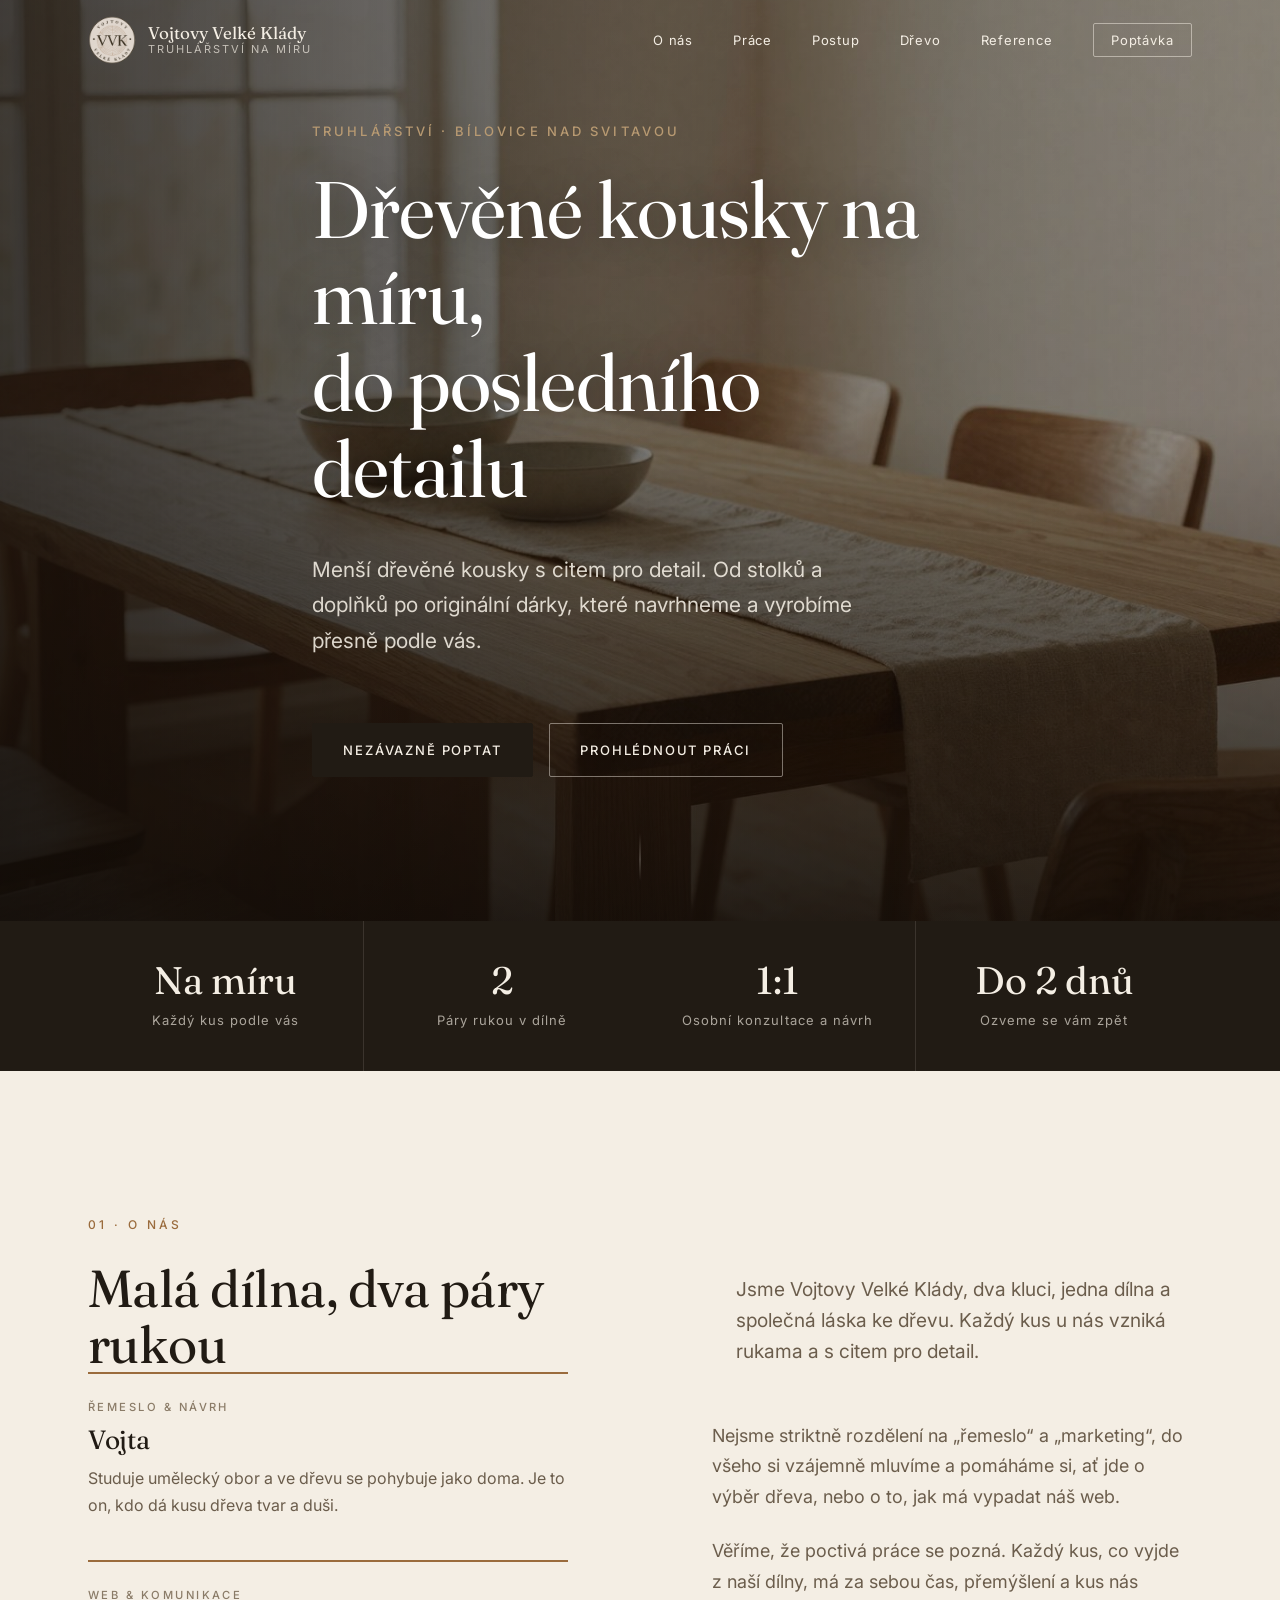
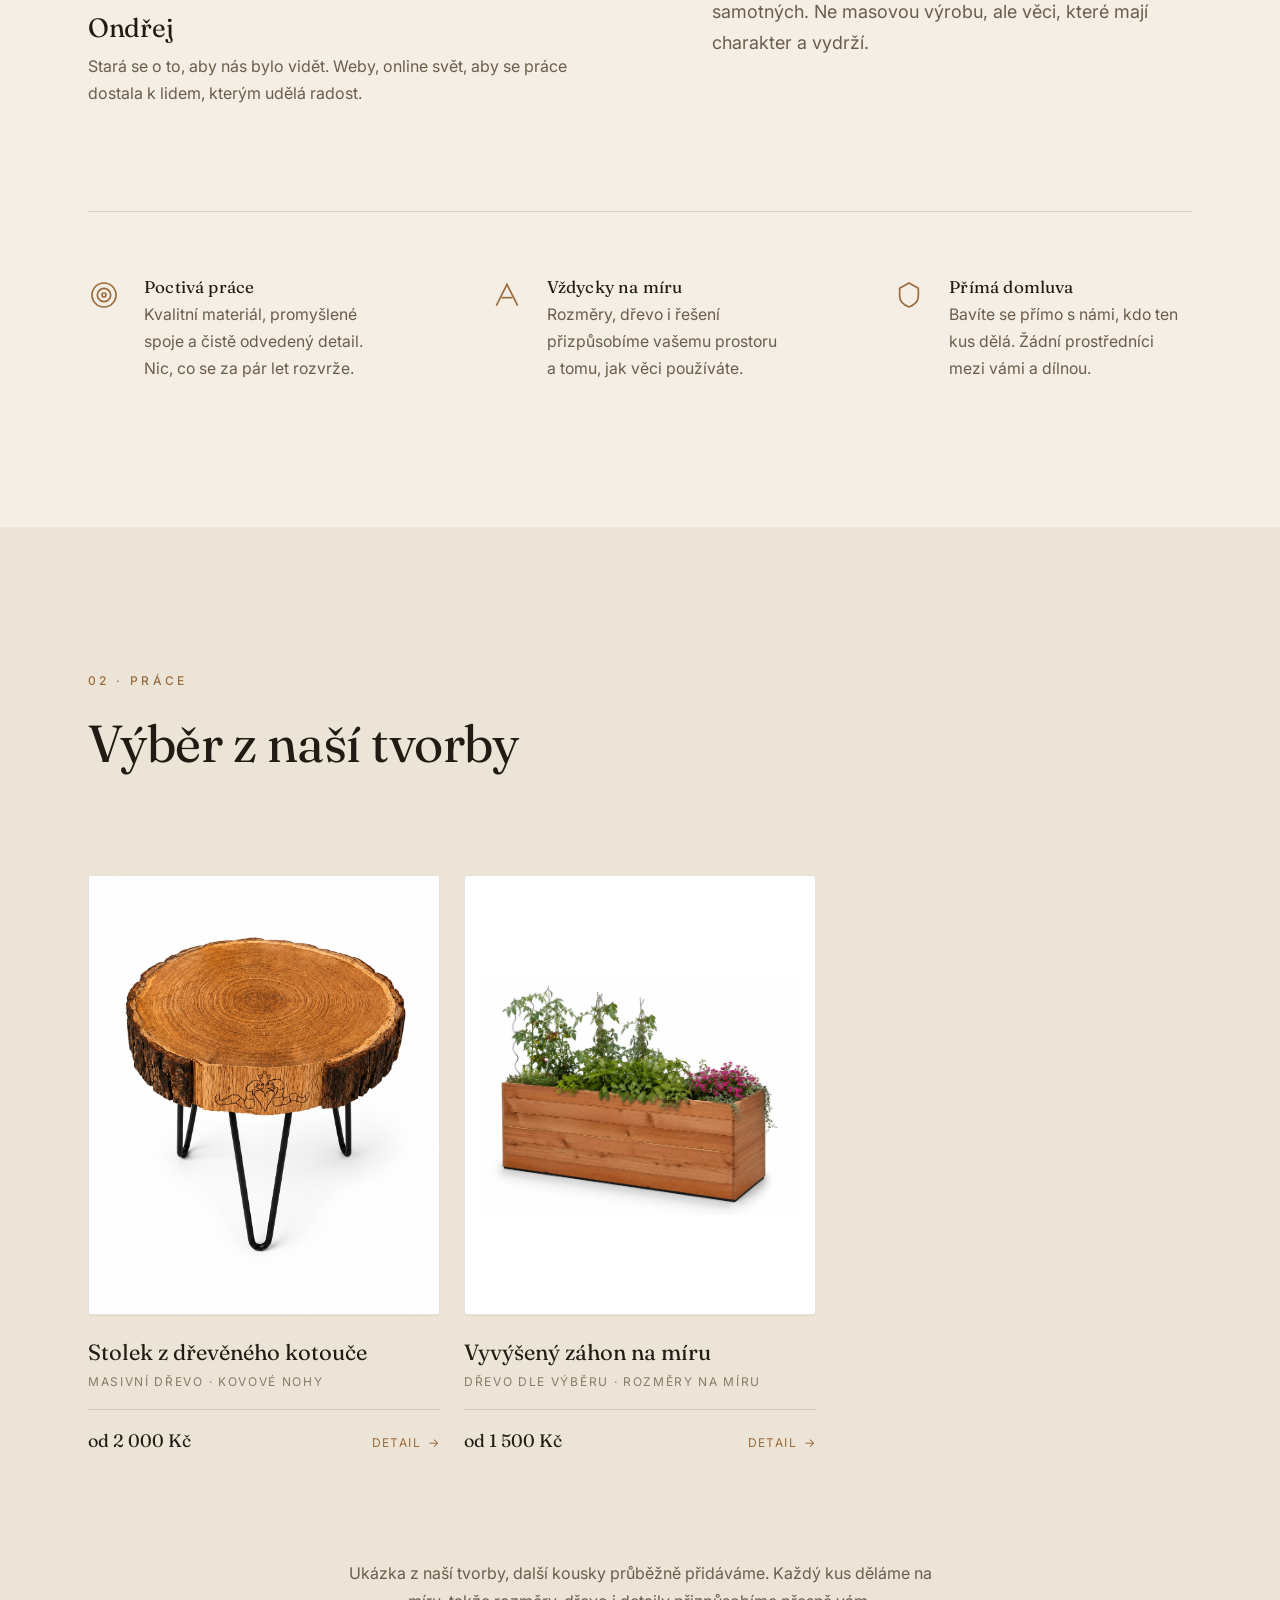
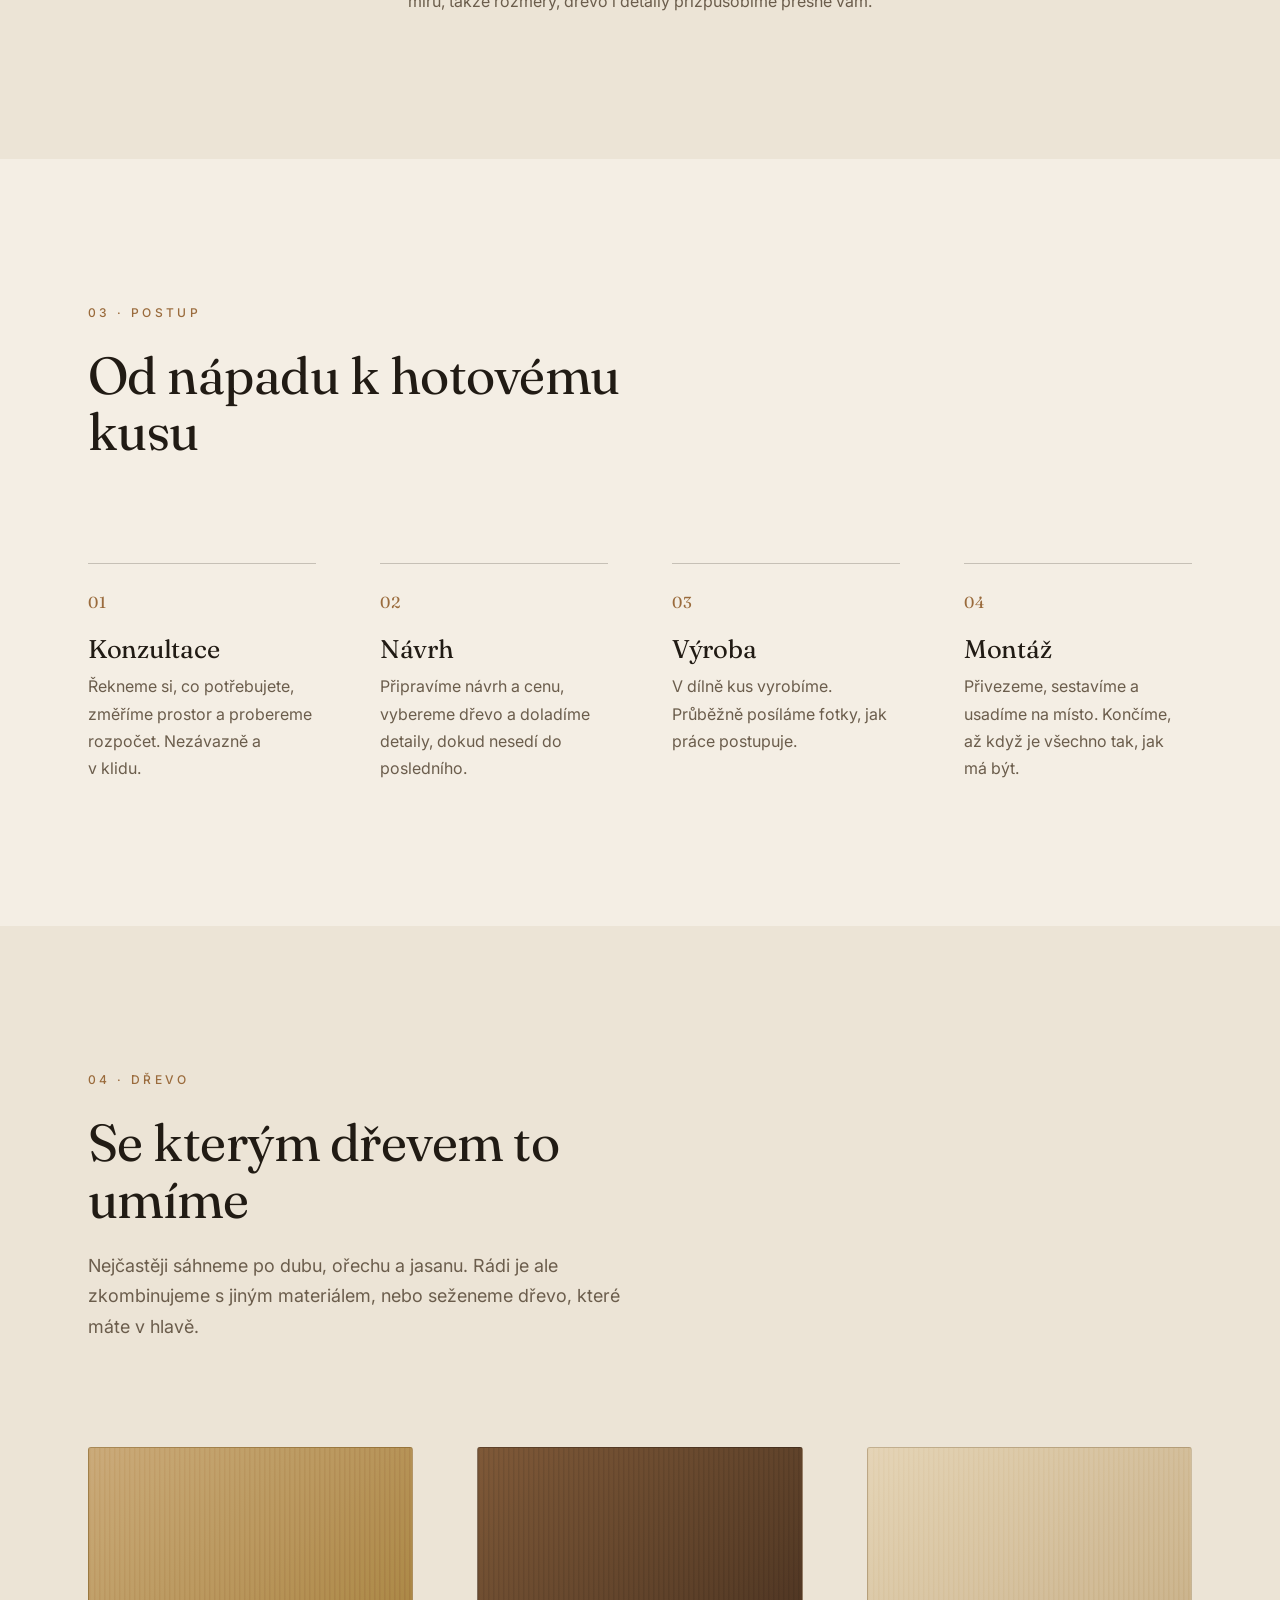
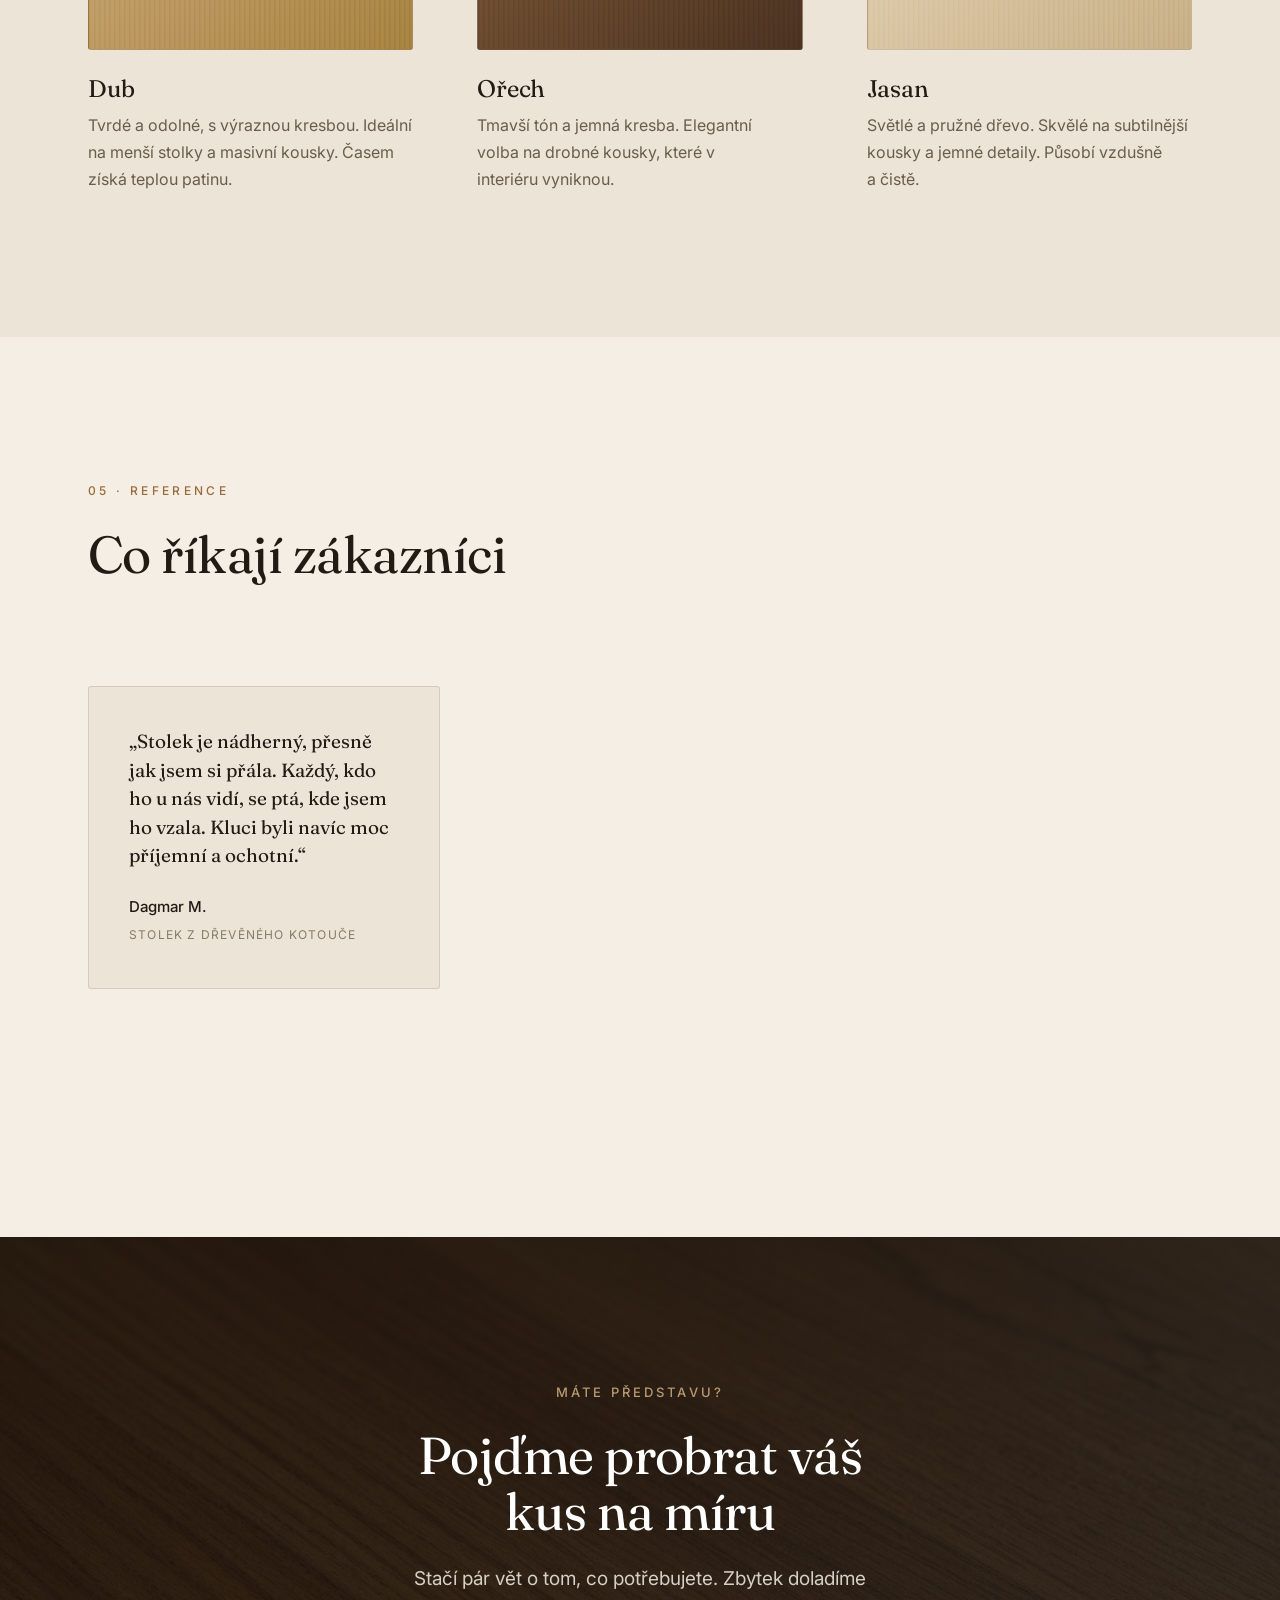
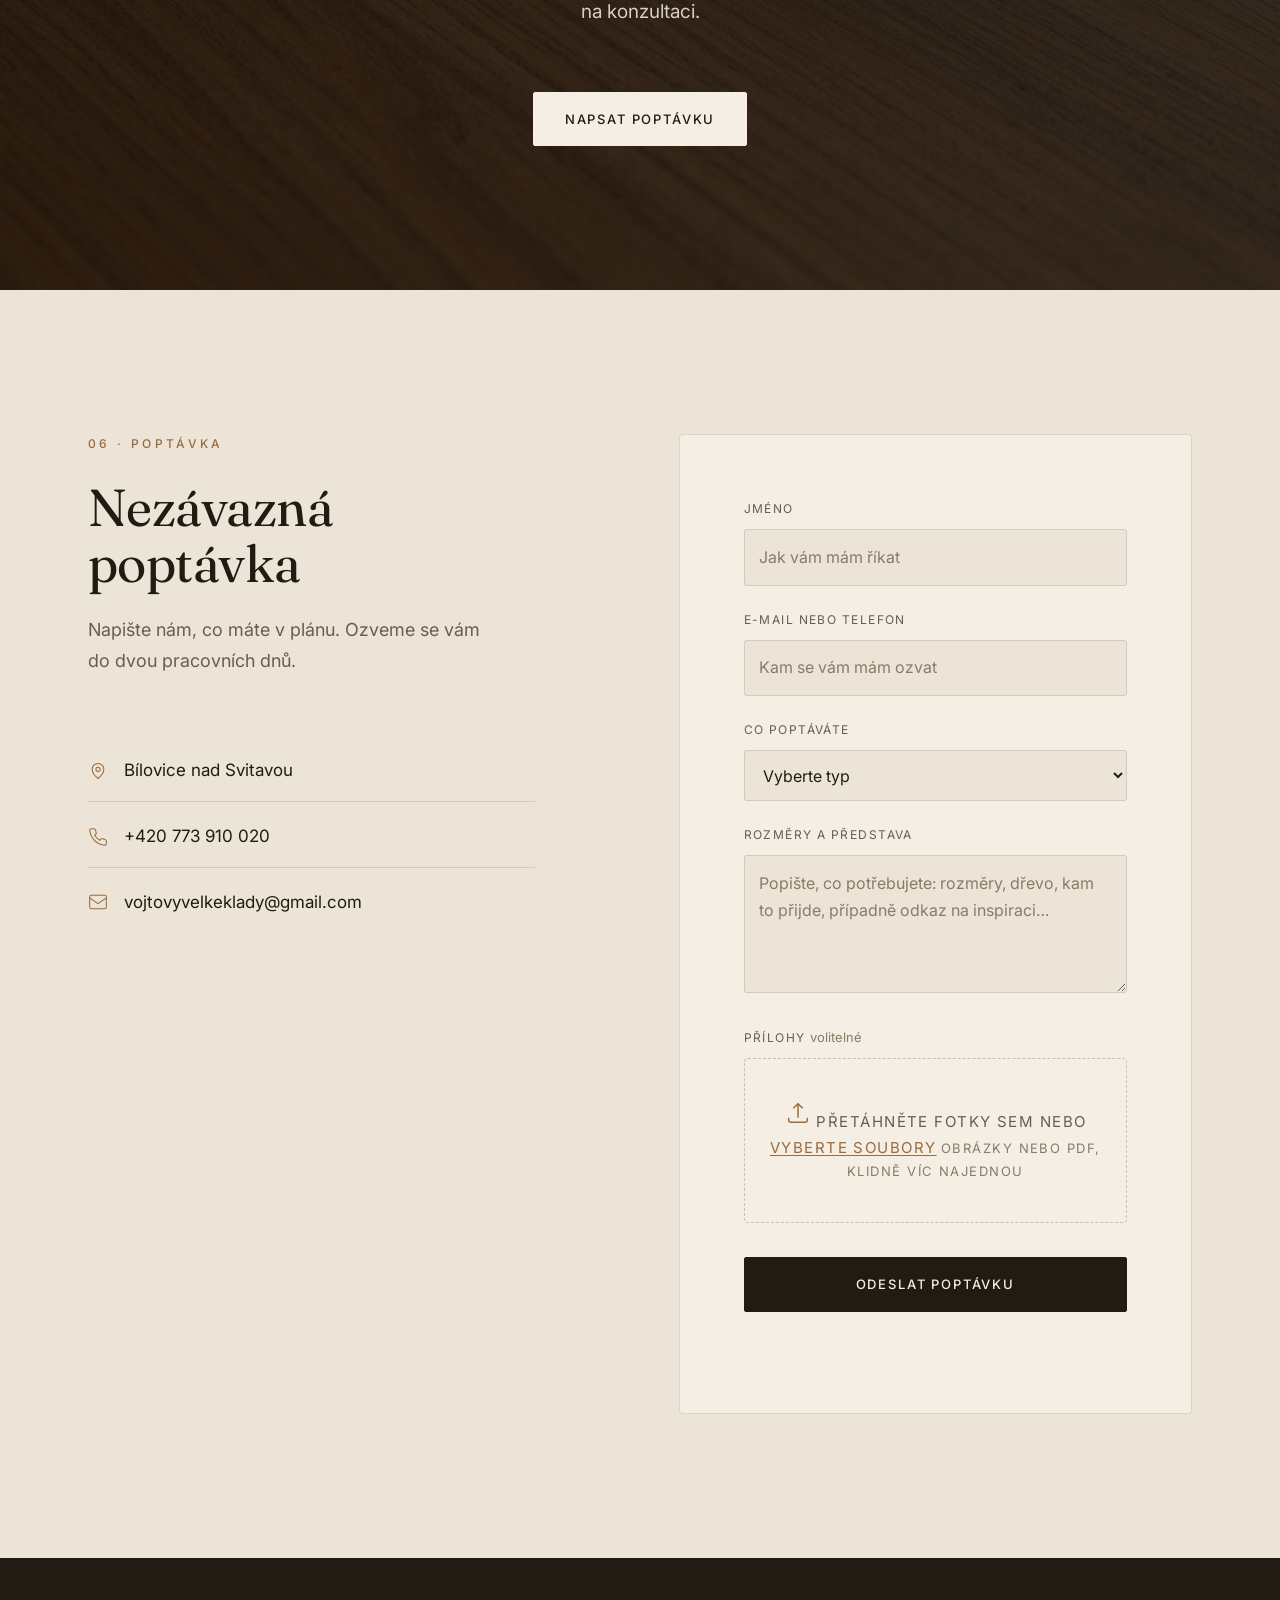
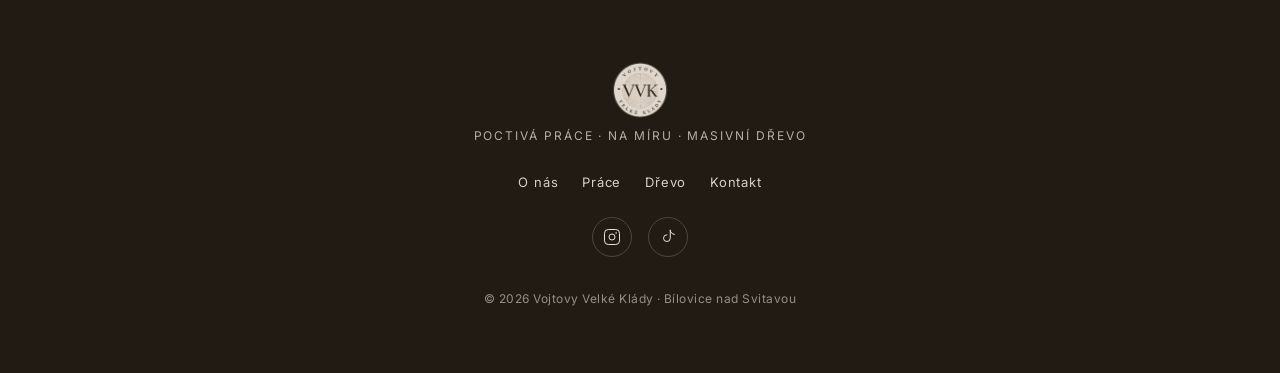
<file: index.html>
<!DOCTYPE html>
<html lang="cs">
<head>
  <meta charset="UTF-8">
  <meta name="viewport" content="width=device-width, initial-scale=1.0">
  <meta name="color-scheme" content="only light">
  <title>Vojtovy Velké Klády | Truhlářství a nábytek na míru, Bílovice nad Svitavou</title>
  <meta name="description" content="Vojtovy Velké Klády, malá truhlářská dílna v Bílovicích nad Svitavou. Ručně děláme menší dřevěné kousky na míru: stolky, dekorace a originální dárky. Nezávazná poptávka.">
  <meta name="keywords" content="truhlářství na míru, dřevo na míru, Vojtovy Velké Klády, Bílovice nad Svitavou, stolky, dřevěné dekorace, dárky ze dřeva">
  <meta property="og:title" content="Vojtovy Velké Klády | Dřevo na míru">
  <meta property="og:description" content="Menší dřevěné kousky na míru: stolky, dekorace a dárky. Návrh a výroba od malé truhlářské dílny.">
  <meta property="og:type" content="website">
  <meta property="og:image" content="assets/images/hero.jpg">
  <meta property="og:locale" content="cs_CZ">
  <link rel="icon" href="assets/favicon.svg" type="image/svg+xml">
  <link rel="preconnect" href="https://fonts.googleapis.com">
  <link rel="preconnect" href="https://fonts.gstatic.com" crossorigin>
  <link href="https://fonts.googleapis.com/css2?family=Fraunces:ital,opsz,wght@0,9..144,400;0,9..144,500;0,9..144,600;1,9..144,400;1,9..144,500&family=Inter:wght@400;500;600&display=swap" rel="stylesheet">
  <link rel="stylesheet" href="css/styles.css">
  <script type="application/ld+json">
  {
    "@context": "https://schema.org",
    "@type": "LocalBusiness",
    "name": "Vojtovy Velké Klády",
    "description": "Malá truhlářská dílna. Ručně děláme menší dřevěné kousky na míru: stolky, dekorace a dárky.",
    "address": {
      "@type": "PostalAddress",
      "addressLocality": "Bílovice nad Svitavou",
      "addressCountry": "CZ"
    },
    "telephone": "+420773910020",
    "email": "vojtovyvelkeklady@gmail.com",
    "url": "https://vojtovyklady.cz"
  }
  </script>
</head>
<body>
  <a href="#main" class="skip-link">Přeskočit na obsah</a>

  <header class="site-header" id="header">
    <div class="container header-inner">
      <a href="#" class="brand" aria-label="Vojtovy Velké Klády, domů">
        <span class="brand-mark">
          <img src="assets/logo-circle.png" alt="Vojtovy Velké Klády" width="48" height="48">
        </span>
        <span class="brand-text">
          <span class="brand-name">Vojtovy Velké Klády</span>
          <span class="brand-sub">Truhlářství na míru</span>
        </span>
      </a>
      <button class="nav-toggle" aria-label="Otevřít menu" aria-expanded="false" aria-controls="nav-menu">
        <span class="nav-toggle-bar"></span>
        <span class="nav-toggle-bar"></span>
      </button>
      <nav class="nav" id="nav-menu" aria-label="Hlavní navigace">
        <ul class="nav-list">
          <li><a href="#o-mne">O nás</a></li>
          <li><a href="#produkty">Práce</a></li>
          <li><a href="#proces">Postup</a></li>
          <li><a href="#materialy">Dřevo</a></li>
          <li><a href="#reference">Reference</a></li>
          <li><a href="#kontakt" class="nav-cta">Poptávka</a></li>
        </ul>
      </nav>
    </div>
  </header>

  <main id="main">
    <!-- Hero -->
    <section class="hero" aria-labelledby="hero-heading">
      <div class="hero-bg" aria-hidden="true">
        <img src="assets/images/hero.jpg" alt="" class="hero-bg-img">
        <div class="hero-bg-overlay"></div>
      </div>
      <div class="container hero-content">
        <p class="hero-eyebrow reveal">Truhlářství · Bílovice nad Svitavou</p>
        <h1 id="hero-heading" class="reveal">Dřevěné kousky na míru,<br>do posledního detailu</h1>
        <p class="hero-lead reveal">Menší dřevěné kousky s citem pro detail. Od stolků a doplňků po originální dárky, které navrhneme a vyrobíme přesně podle vás.</p>
        <div class="hero-actions reveal">
          <a href="#kontakt" class="btn btn-primary">Nezávazně poptat</a>
          <a href="#produkty" class="btn btn-ghost">Prohlédnout práci</a>
        </div>
      </div>
      <a href="#fakta" class="hero-scroll" aria-label="Posunout dolů">
        <span class="hero-scroll-line"></span>
      </a>
    </section>

    <!-- Fakta -->
    <section class="facts" id="fakta" aria-label="Ve zkratce">
      <div class="container facts-grid">
        <div class="fact reveal">
          <p class="fact-number">Na míru</p>
          <p class="fact-label">Každý kus podle vás</p>
        </div>
        <div class="fact reveal">
          <p class="fact-number">2</p>
          <p class="fact-label">Páry rukou v dílně</p>
        </div>
        <div class="fact reveal">
          <p class="fact-number">1:1</p>
          <p class="fact-label">Osobní konzultace a návrh</p>
        </div>
        <div class="fact reveal">
          <p class="fact-number">Do 2 dnů</p>
          <p class="fact-label">Ozveme se vám zpět</p>
        </div>
      </div>
    </section>

    <!-- O nás -->
    <section class="section about" id="o-mne" aria-labelledby="about-heading">
      <div class="container">
        <header class="about-head reveal">
          <div class="about-head-title">
            <p class="section-index">01 · O nás</p>
            <h2 id="about-heading">Malá dílna, dva páry rukou</h2>
          </div>
          <p class="about-lead">Jsme Vojtovy Velké Klády, dva kluci, jedna dílna a společná láska ke dřevu. Každý kus u nás vzniká rukama a s citem pro detail.</p>
        </header>

        <div class="about-grid">
          <div class="about-people reveal">
            <article class="person">
              <p class="person-role">Řemeslo &amp; návrh</p>
              <h3 class="person-name">Vojta</h3>
              <p class="person-bio">Studuje umělecký obor a ve dřevu se pohybuje jako doma. Je to on, kdo dá kusu dřeva tvar a duši.</p>
            </article>
            <article class="person">
              <p class="person-role">Web &amp; komunikace</p>
              <h3 class="person-name">Ondřej</h3>
              <p class="person-bio">Stará se o to, aby nás bylo vidět. Weby, online svět, aby se práce dostala k lidem, kterým udělá radost.</p>
            </article>
          </div>

          <div class="about-body">
            <p>Nejsme striktně rozdělení na „řemeslo“ a „marketing“, do všeho si vzájemně mluvíme a pomáháme si, ať jde o výběr dřeva, nebo o to, jak má vypadat náš web.</p>
            <p>Věříme, že poctivá práce se pozná. Každý kus, co vyjde z naší dílny, má za sebou čas, přemýšlení a kus nás samotných. Ne masovou výrobu, ale věci, které mají charakter a vydrží.</p>
          </div>
        </div>

        <ul class="values reveal">
          <li class="value-item">
            <svg class="value-icon" viewBox="0 0 24 24" fill="none" stroke="currentColor" stroke-width="1.25" aria-hidden="true">
              <circle cx="12" cy="12" r="9"/><circle cx="12" cy="12" r="5"/><circle cx="12" cy="12" r="1.5"/>
            </svg>
            <h3>Poctivá práce</h3>
            <p>Kvalitní materiál, promyšlené spoje a čistě odvedený detail. Nic, co se za pár let rozvrže.</p>
          </li>
          <li class="value-item">
            <svg class="value-icon" viewBox="0 0 24 24" fill="none" stroke="currentColor" stroke-width="1.25" aria-hidden="true">
              <path d="M4 20 L12 4 L20 20"/><line x1="8" y1="14" x2="16" y2="14"/>
            </svg>
            <h3>Vždycky na míru</h3>
            <p>Rozměry, dřevo i řešení přizpůsobíme vašemu prostoru a tomu, jak věci používáte.</p>
          </li>
          <li class="value-item">
            <svg class="value-icon" viewBox="0 0 24 24" fill="none" stroke="currentColor" stroke-width="1.25" aria-hidden="true">
              <path d="M12 3l7 4v6c0 4-3 6.5-7 8-4-1.5-7-4-7-8V7z"/>
            </svg>
            <h3>Přímá domluva</h3>
            <p>Bavíte se přímo s námi, kdo ten kus dělá. Žádní prostředníci mezi vámi a dílnou.</p>
          </li>
        </ul>
      </div>
    </section>

    <!-- Práce -->
    <section class="section products" id="produkty" aria-labelledby="products-heading">
      <div class="container">
        <div class="section-header reveal">
          <p class="section-index">02 · Práce</p>
          <h2 id="products-heading">Výběr z naší tvorby</h2>
        </div>

        <div class="product-grid" id="product-grid">
          <article class="product-card reveal" data-product-id="1">
            <div class="product-image" data-open-product="1" role="button" tabindex="0" aria-label="Otevřít detail: Stolek z dřevěného kotouče">
              <img src="assets/images/image2.png" alt="Stolek z dřevěného kotouče s vypálenou rytinou na kovových nohách" loading="lazy">
            </div>
            <div class="product-info">
              <h3><button type="button" class="product-title-btn" data-open-product="1">Stolek z dřevěného kotouče</button></h3>
              <p class="product-meta">Masivní dřevo · Kovové nohy</p>
              <div class="product-foot">
                <span class="product-price">od 2 000 Kč</span>
                <button class="product-link" data-open-product="1">Detail</button>
              </div>
            </div>
          </article>

          <article class="product-card reveal" data-product-id="2">
            <div class="product-image product-image--full" data-open-product="2" role="button" tabindex="0" aria-label="Otevřít detail: Vyvýšený záhon na míru">
              <img src="assets/images/image6.jpeg" alt="Vyvýšený záhon osázený rajčaty, bylinkami a květinami" loading="lazy">
            </div>
            <div class="product-info">
              <h3><button type="button" class="product-title-btn" data-open-product="2">Vyvýšený záhon na míru</button></h3>
              <p class="product-meta">Dřevo dle výběru · Rozměry na míru</p>
              <div class="product-foot">
                <span class="product-price">od 1 500 Kč</span>
                <button class="product-link" data-open-product="2">Detail</button>
              </div>
            </div>
          </article>
        </div>

        <p class="products-note reveal">Ukázka z naší tvorby, další kousky průběžně přidáváme. Každý kus děláme na míru, takže rozměry, dřevo i detaily přizpůsobíme přesně vám.</p>
      </div>
    </section>

    <!-- Postup -->
    <section class="section process" id="proces" aria-labelledby="process-heading">
      <div class="container">
        <div class="section-header reveal">
          <p class="section-index">03 · Postup</p>
          <h2 id="process-heading">Od nápadu k hotovému kusu</h2>
        </div>
        <ol class="process-steps">
          <li class="process-step reveal">
            <span class="step-num">01</span>
            <h3>Konzultace</h3>
            <p>Řekneme si, co potřebujete, změříme prostor a probereme rozpočet. Nezávazně a v klidu.</p>
          </li>
          <li class="process-step reveal">
            <span class="step-num">02</span>
            <h3>Návrh</h3>
            <p>Připravíme návrh a cenu, vybereme dřevo a doladíme detaily, dokud nesedí do posledního.</p>
          </li>
          <li class="process-step reveal">
            <span class="step-num">03</span>
            <h3>Výroba</h3>
            <p>V dílně kus vyrobíme. Průběžně posíláme fotky, jak práce postupuje.</p>
          </li>
          <li class="process-step reveal">
            <span class="step-num">04</span>
            <h3>Montáž</h3>
            <p>Přivezeme, sestavíme a usadíme na místo. Končíme, až když je všechno tak, jak má být.</p>
          </li>
        </ol>
      </div>
    </section>

    <!-- Dřevo -->
    <section class="section materials" id="materialy" aria-labelledby="materials-heading">
      <div class="container">
        <div class="section-header reveal">
          <p class="section-index">04 · Dřevo</p>
          <h2 id="materials-heading">Se kterým dřevem to umíme</h2>
          <p class="section-lead">Nejčastěji sáhneme po dubu, ořechu a jasanu. Rádi je ale zkombinujeme s jiným materiálem, nebo seženeme dřevo, které máte v hlavě.</p>
        </div>
        <div class="materials-grid">
          <article class="material-card reveal">
            <div class="material-swatch material-swatch--oak" aria-hidden="true"></div>
            <h3>Dub</h3>
            <p>Tvrdé a odolné, s výraznou kresbou. Ideální na menší stolky a masivní kousky. Časem získá teplou patinu.</p>
          </article>
          <article class="material-card reveal">
            <div class="material-swatch material-swatch--walnut" aria-hidden="true"></div>
            <h3>Ořech</h3>
            <p>Tmavší tón a jemná kresba. Elegantní volba na drobné kousky, které v interiéru vyniknou.</p>
          </article>
          <article class="material-card reveal">
            <div class="material-swatch material-swatch--ash" aria-hidden="true"></div>
            <h3>Jasan</h3>
            <p>Světlé a pružné dřevo. Skvělé na subtilnější kousky a jemné detaily. Působí vzdušně a čistě.</p>
          </article>
        </div>
      </div>
    </section>

    <!-- Reference -->
    <section class="section references" id="reference" aria-labelledby="references-heading">
      <div class="container">
        <div class="section-header reveal">
          <p class="section-index">05 · Reference</p>
          <h2 id="references-heading">Co říkají zákazníci</h2>
        </div>
        <div class="references-grid">
          <blockquote class="reference-card reveal">
            <p>„Stolek je nádherný, přesně jak jsem si přála. Každý, kdo ho u nás vidí, se ptá, kde jsem ho vzala. Kluci byli navíc moc příjemní a ochotní.“</p>
            <footer>
              <cite>Dagmar M.</cite>
              <span class="reference-type">Stolek z dřevěného kotouče</span>
            </footer>
          </blockquote>
        </div>
      </div>
    </section>

    <!-- CTA -->
    <section class="cta-band">
      <img src="assets/images/wood-texture.jpg" alt="" class="cta-band-img">
      <div class="cta-band-overlay"></div>
      <div class="container cta-band-content reveal">
        <p class="cta-eyebrow">Máte představu?</p>
        <h2>Pojďme probrat váš kus na míru</h2>
        <p class="cta-lead">Stačí pár vět o tom, co potřebujete. Zbytek doladíme na konzultaci.</p>
        <a href="#kontakt" class="btn btn-light">Napsat poptávku</a>
      </div>
    </section>

    <!-- Kontakt -->
    <section class="section contact" id="kontakt" aria-labelledby="contact-heading">
      <div class="container">
        <div class="contact-grid">
          <div class="contact-info reveal">
            <p class="section-index">06 · Poptávka</p>
            <h2 id="contact-heading">Nezávazná poptávka</h2>
            <p class="contact-text">Napište nám, co máte v plánu. Ozveme se vám do dvou pracovních dnů.</p>
            <address class="contact-details">
              <a class="contact-row" href="https://maps.google.com/?q=Bílovice+nad+Svitavou" target="_blank" rel="noopener">
                <svg class="contact-icon" viewBox="0 0 24 24" fill="none" stroke="currentColor" stroke-width="1.25" aria-hidden="true"><path d="M12 21s7-5.5 7-11a7 7 0 1 0-14 0c0 5.5 7 11 7 11z"/><circle cx="12" cy="10" r="2.5"/></svg>
                <span>Bílovice nad Svitavou</span>
              </a>
              <a class="contact-row" href="tel:+420773910020">
                <svg class="contact-icon" viewBox="0 0 24 24" fill="none" stroke="currentColor" stroke-width="1.25" aria-hidden="true"><path d="M22 16.92v3a2 2 0 0 1-2.18 2 19.79 19.79 0 0 1-8.63-3.07 19.5 19.5 0 0 1-6-6 19.79 19.79 0 0 1-3.07-8.67A2 2 0 0 1 4.11 2h3a2 2 0 0 1 2 1.72c.127.96.361 1.903.7 2.81a2 2 0 0 1-.45 2.11L8.09 9.91a16 16 0 0 0 6 6l1.27-1.27a2 2 0 0 1 2.11-.45c.907.339 1.85.573 2.81.7A2 2 0 0 1 22 16.92z"/></svg>
                <span>+420 773 910 020</span>
              </a>
              <a class="contact-row" href="mailto:vojtovyvelkeklady@gmail.com">
                <svg class="contact-icon" viewBox="0 0 24 24" fill="none" stroke="currentColor" stroke-width="1.25" aria-hidden="true"><rect x="2" y="4" width="20" height="16" rx="2"/><path d="M22 7l-10 7L2 7"/></svg>
                <span>vojtovyvelkeklady@gmail.com</span>
              </a>
            </address>
          </div>

          <form class="contact-form reveal" id="contact-form" novalidate>
            <input type="text" name="_honey" class="form-hp" tabindex="-1" autocomplete="off" aria-hidden="true">
            <div class="form-row">
              <label for="name">Jméno</label>
              <input type="text" id="name" name="name" required autocomplete="name" placeholder="Jak vám mám říkat">
            </div>
            <div class="form-row">
              <label for="email">E-mail nebo telefon</label>
              <input type="text" id="email" name="contact" required autocomplete="email" placeholder="Kam se vám mám ozvat">
            </div>
            <div class="form-row">
              <label for="type">Co poptáváte</label>
              <select id="type" name="type" required>
                <option value="">Vyberte typ</option>
                <option value="stolek">Stolek</option>
                <option value="zahon">Vyvýšený záhon</option>
                <option value="dekorace">Dekorace / doplněk</option>
                <option value="darek">Dárek na míru</option>
                <option value="jine">Něco jiného</option>
              </select>
            </div>
            <div class="form-row">
              <label for="message">Rozměry a představa</label>
              <textarea id="message" name="message" rows="4" required placeholder="Popište, co potřebujete: rozměry, dřevo, kam to přijde, případně odkaz na inspiraci…"></textarea>
            </div>
            <div class="form-row">
              <span class="form-label">Přílohy <span class="form-optional">volitelné</span></span>
              <label for="attachment" class="file-drop" id="file-drop">
                <svg viewBox="0 0 24 24" fill="none" stroke="currentColor" stroke-width="1.25" aria-hidden="true"><path d="M12 16V4"/><path d="M8 8l4-4 4 4"/><path d="M4 16v2a2 2 0 0 0 2 2h12a2 2 0 0 0 2-2v-2"/></svg>
                <span class="file-drop-text">Přetáhněte fotky sem nebo <span class="file-browse">vyberte soubory</span></span>
                <small>Obrázky nebo PDF, klidně víc najednou</small>
              </label>
              <input type="file" id="attachment" name="attachment" accept="image/*,.pdf" multiple hidden>
              <ul class="file-list" id="file-list" aria-live="polite"></ul>
            </div>
            <button type="submit" class="btn btn-primary btn-full">Odeslat poptávku</button>
            <p class="form-status" id="form-status" role="status" aria-live="polite"></p>
          </form>
        </div>
      </div>
    </section>
  </main>

  <footer class="site-footer">
    <div class="container footer-inner">
      <div class="footer-brand">
        <span class="brand-mark brand-mark--footer">
          <img src="assets/logo-circle.png" alt="Vojtovy Velké Klády" width="56" height="56">
        </span>
        <p class="footer-tagline">Poctivá práce · Na míru · Masivní dřevo</p>
      </div>
      <nav class="footer-links" aria-label="Patička">
        <a href="#o-mne">O nás</a>
        <a href="#produkty">Práce</a>
        <a href="#materialy">Dřevo</a>
        <a href="#kontakt">Kontakt</a>
      </nav>
      <div class="footer-social">
        <a href="https://www.instagram.com/vojtovyklady" target="_blank" rel="noopener" aria-label="Instagram" class="social-link">
          <svg viewBox="0 0 24 24" fill="none" stroke="currentColor" stroke-width="1.25" aria-hidden="true"><rect x="2" y="2" width="20" height="20" rx="5"/><circle cx="12" cy="12" r="4"/><circle cx="17.5" cy="6.5" r="1" fill="currentColor" stroke="none"/></svg>
        </a>
        <a href="https://www.tiktok.com/@vojtovyklady" target="_blank" rel="noopener" aria-label="TikTok" class="social-link">
          <svg viewBox="0 0 24 24" fill="none" stroke="currentColor" stroke-width="1.25" stroke-linecap="round" stroke-linejoin="round" aria-hidden="true"><path d="M15 3v10.5a4.5 4.5 0 1 1-4.5-4.5"/><path d="M15 3a5.5 5.5 0 0 0 5.5 5.5"/></svg>
        </a>
      </div>
      <p class="footer-copy">&copy; <span id="year"></span> Vojtovy Velké Klády · Bílovice nad Svitavou</p>
    </div>
  </footer>

  <!-- Product modal -->
  <dialog class="product-modal" id="product-modal" aria-labelledby="modal-title">
    <div class="modal-inner">
      <button class="modal-close" aria-label="Zavřít" id="modal-close">&times;</button>
      <div class="modal-image" id="modal-figure">
        <div class="modal-slides" id="modal-slides"></div>
        <button class="modal-nav modal-nav-prev" type="button" aria-label="Předchozí fotka" id="modal-prev">
          <svg viewBox="0 0 24 24" fill="none" stroke="currentColor" stroke-width="1.5" stroke-linecap="round" stroke-linejoin="round" aria-hidden="true"><path d="M15 5l-7 7 7 7"/></svg>
        </button>
        <button class="modal-nav modal-nav-next" type="button" aria-label="Další fotka" id="modal-next">
          <svg viewBox="0 0 24 24" fill="none" stroke="currentColor" stroke-width="1.5" stroke-linecap="round" stroke-linejoin="round" aria-hidden="true"><path d="M9 5l7 7-7 7"/></svg>
        </button>
        <p class="modal-counter" id="modal-counter" aria-hidden="true"></p>
      </div>
      <div class="modal-content">
        <p class="modal-meta" id="modal-meta"></p>
        <h2 id="modal-title"></h2>
        <p class="modal-desc"><span id="modal-desc"></span> <span id="modal-desc-rest" hidden></span> <button type="button" class="modal-more" id="modal-more" aria-expanded="false" hidden>více</button></p>
        <div class="modal-thumbs" id="modal-thumbs"></div>
        <p class="modal-price" id="modal-price"></p>
        <a href="#kontakt" class="btn btn-primary" id="modal-cta">Poptat tento kus</a>
      </div>
    </div>
  </dialog>

  <script src="js/main.js"></script>
</body>
</html>
</file>
<file: css/styles.css>
/* Vojtovy Velké Klády · Editorial Redesign */

:root {
  /* Web je jen ve světlé variantě. Bez tohohle si ho Chrome může sám
     ztmavovat (Auto Dark Mode) — fotky produktů na bílém pozadí přitom
     vyhodnotí jako grafiku a přebarví je, i když zbytek stránky nechá být. */
  color-scheme: only light;

  --paper: #F4EEE4;
  --paper-2: #ECE4D6;
  --paper-3: #E4DACA;
  --ink: #211B14;
  --ink-2: #2C251C;
  --muted: #6B5D4C;
  --muted-2: #8A7B67;
  --oak: #9A6B3C;
  --oak-soft: #B89A72;
  --line: rgba(33, 27, 20, 0.12);
  --line-strong: rgba(33, 27, 20, 0.22);

  --font-serif: 'Fraunces', Georgia, 'Times New Roman', serif;
  --font-sans: 'Inter', system-ui, -apple-system, sans-serif;

  --space-xs: 0.5rem;
  --space-sm: 1rem;
  --space-md: 1.5rem;
  --space-lg: 2.5rem;
  --space-xl: 4rem;
  --space-2xl: 6.5rem;
  --space-3xl: 9rem;

  --max-width: 74rem;
  --header-height: 5rem;
  --ease: cubic-bezier(0.22, 1, 0.36, 1);
  --transition: 0.35s var(--ease);
}

*, *::before, *::after {
  box-sizing: border-box;
  margin: 0;
  padding: 0;
}

html {
  scroll-behavior: smooth;
  scroll-padding-top: var(--header-height);
  -webkit-text-size-adjust: 100%;
}

body {
  font-family: var(--font-sans);
  font-size: 1.0625rem;
  line-height: 1.7;
  color: var(--ink);
  background-color: var(--paper);
  -webkit-font-smoothing: antialiased;
  text-rendering: optimizeLegibility;
  overflow-x: hidden;
}

img {
  max-width: 100%;
  height: auto;
  display: block;
}

a {
  color: inherit;
  text-decoration: none;
}

button {
  font: inherit;
  cursor: pointer;
  border: none;
  background: none;
  color: inherit;
}

ul, ol {
  list-style: none;
}

address {
  font-style: normal;
}

::selection {
  background: var(--ink);
  color: var(--paper);
}

.container {
  width: 100%;
  max-width: var(--max-width);
  margin: 0 auto;
  padding: 0 var(--space-lg);
}

.skip-link {
  position: absolute;
  top: -100%;
  left: var(--space-sm);
  padding: var(--space-xs) var(--space-sm);
  background: var(--ink);
  color: var(--paper);
  z-index: 9999;
  border-radius: 4px;
}

.skip-link:focus { top: var(--space-sm); }

/* Typography */
h1, h2, h3 {
  font-family: var(--font-serif);
  font-weight: 400;
  line-height: 1.08;
  letter-spacing: -0.01em;
  font-optical-sizing: auto;
}

h1 {
  font-size: clamp(2.6rem, 6.5vw, 5rem);
  font-weight: 400;
}

h2 {
  font-size: clamp(2rem, 4.4vw, 3.25rem);
}

h3 {
  font-size: 1.25rem;
  line-height: 1.25;
}

p { text-wrap: pretty; }

.section-index {
  font-family: var(--font-sans);
  font-size: 0.75rem;
  font-weight: 500;
  letter-spacing: 0.28em;
  text-transform: uppercase;
  color: var(--oak);
  margin-bottom: var(--space-md);
}

.section-lead {
  margin-top: var(--space-md);
  color: var(--muted);
  max-width: 34rem;
  font-size: 1.125rem;
}

.signature {
  font-family: var(--font-serif);
  font-style: italic;
  font-size: 2rem;
  color: var(--oak);
  margin-top: var(--space-lg);
}

/* Buttons */
.btn {
  display: inline-flex;
  align-items: center;
  justify-content: center;
  gap: 0.5rem;
  padding: 0.95rem 1.9rem;
  font-family: var(--font-sans);
  font-size: 0.8125rem;
  font-weight: 500;
  letter-spacing: 0.14em;
  text-transform: uppercase;
  border: 1px solid transparent;
  border-radius: 2px;
  transition: background var(--transition), color var(--transition),
              border-color var(--transition), transform var(--transition);
}

.btn:hover, .btn:focus-visible { transform: translateY(-2px); }

.btn-primary {
  background: var(--ink);
  color: var(--paper);
  border-color: var(--ink);
}

.btn-primary:hover, .btn-primary:focus-visible {
  background: var(--oak);
  border-color: var(--oak);
}

.btn-ghost {
  background: transparent;
  color: var(--paper);
  border-color: rgba(244, 238, 228, 0.45);
}

.btn-ghost:hover, .btn-ghost:focus-visible {
  background: var(--paper);
  color: var(--ink);
  border-color: var(--paper);
}

.btn-light {
  background: var(--paper);
  color: var(--ink);
  border-color: var(--paper);
}

.btn-light:hover, .btn-light:focus-visible {
  background: transparent;
  color: var(--paper);
  border-color: var(--paper);
}

.btn-full { width: 100%; }

/* Header */
.site-header {
  position: fixed;
  top: 0; left: 0; right: 0;
  z-index: 100;
  height: var(--header-height);
  transition: background var(--transition), border-color var(--transition),
              backdrop-filter var(--transition);
  border-bottom: 1px solid transparent;
}

.site-header.scrolled {
  background: rgba(244, 238, 228, 0.9);
  backdrop-filter: blur(10px);
  border-bottom-color: var(--line);
}

.header-inner {
  display: flex;
  align-items: center;
  justify-content: space-between;
  height: 100%;
}

.brand {
  display: inline-flex;
  align-items: center;
  gap: 0.75rem;
}

.brand-mark {
  display: inline-flex;
  width: 3rem;
  height: 3rem;
  border-radius: 50%;
  overflow: hidden;
  flex-shrink: 0;
  transition: transform var(--transition);
}

.brand-mark img {
  width: 100%;
  height: 100%;
  object-fit: cover;
  border-radius: 50%;
}

.brand:hover .brand-mark { transform: rotate(-8deg); }

.brand-text {
  display: flex;
  flex-direction: column;
  line-height: 1.15;
}

.brand-name {
  font-family: var(--font-serif);
  font-size: 1.0625rem;
  color: var(--paper);
  transition: color var(--transition);
}

.brand-sub {
  font-size: 0.6875rem;
  letter-spacing: 0.18em;
  text-transform: uppercase;
  color: rgba(244, 238, 228, 0.7);
  transition: color var(--transition);
}

.scrolled .brand-name { color: var(--ink); }
.scrolled .brand-sub { color: var(--muted); }

.nav-list {
  display: flex;
  align-items: center;
  gap: var(--space-lg);
}

.nav-list a {
  font-size: 0.8125rem;
  letter-spacing: 0.06em;
  color: var(--paper);
  position: relative;
  padding: 0.25rem 0;
  transition: color var(--transition);
}

.nav-list a:not(.nav-cta)::after {
  content: '';
  position: absolute;
  left: 0; bottom: 0;
  width: 100%;
  height: 1px;
  background: currentColor;
  transform: scaleX(0);
  transform-origin: left;
  transition: transform var(--transition);
}

.nav-list a:not(.nav-cta):hover::after,
.nav-list a:not(.nav-cta):focus-visible::after { transform: scaleX(1); }

.scrolled .nav-list a { color: var(--ink); }

.nav-cta {
  padding: 0.5rem 1.1rem !important;
  border: 1px solid rgba(244, 238, 228, 0.5);
  border-radius: 2px;
  transition: background var(--transition), color var(--transition), border-color var(--transition);
}

.nav-cta:hover, .nav-cta:focus-visible {
  background: var(--paper);
  color: var(--ink) !important;
  border-color: var(--paper);
}

.scrolled .nav-cta { border-color: var(--line-strong); }
.scrolled .nav-cta:hover, .scrolled .nav-cta:focus-visible {
  background: var(--ink);
  color: var(--paper) !important;
  border-color: var(--ink);
}

.nav-toggle {
  display: none;
  flex-direction: column;
  gap: 6px;
  padding: var(--space-xs);
  z-index: 101;
}

.nav-toggle-bar {
  display: block;
  width: 26px;
  height: 1.5px;
  background: var(--paper);
  transition: transform var(--transition), opacity var(--transition), background var(--transition);
}

.scrolled .nav-toggle-bar,
.nav-open .nav-toggle-bar { background: var(--ink); }

.nav-toggle[aria-expanded="true"] .nav-toggle-bar:first-child {
  transform: translateY(3.75px) rotate(45deg);
}
.nav-toggle[aria-expanded="true"] .nav-toggle-bar:last-child {
  transform: translateY(-3.75px) rotate(-45deg);
}

/* Hero */
.hero {
  position: relative;
  min-height: 100svh;
  display: flex;
  align-items: flex-end;
  padding: calc(var(--header-height) + var(--space-lg)) 0 var(--space-3xl);
  overflow: hidden;
  isolation: isolate;
}

.hero-bg { position: absolute; inset: 0; z-index: -1; }

.hero-bg-img {
  width: 100%;
  height: 100%;
  object-fit: cover;
  transform: scale(1.06);
  animation: hero-drift 26s ease-in-out infinite alternate;
}

.hero-bg-overlay {
  position: absolute;
  inset: 0;
  background:
    linear-gradient(90deg, rgba(16,11,7,0.72) 0%, rgba(16,11,7,0.34) 48%, rgba(16,11,7,0.12) 100%),
    linear-gradient(180deg, rgba(16,11,7,0.28) 0%, rgba(16,11,7,0.3) 45%, rgba(16,11,7,0.85) 100%);
}

@keyframes hero-drift {
  from { transform: scale(1.06); }
  to { transform: scale(1.14); }
}

.hero-content {
  color: var(--paper);
  max-width: 46rem;
}

.hero-eyebrow {
  font-size: 0.8125rem;
  font-weight: 500;
  letter-spacing: 0.24em;
  text-transform: uppercase;
  color: var(--oak-soft);
  margin-bottom: var(--space-md);
}

.hero h1 {
  color: #fff;
  text-shadow: 0 2px 40px rgba(0,0,0,0.35);
}

.hero-lead {
  margin: var(--space-lg) 0 var(--space-xl);
  color: rgba(244, 238, 228, 0.88);
  font-size: clamp(1.0625rem, 1.8vw, 1.3125rem);
  max-width: 34rem;
}

.hero-actions {
  display: flex;
  flex-wrap: wrap;
  gap: var(--space-sm);
}

.hero-scroll {
  position: absolute;
  bottom: var(--space-lg);
  left: 50%;
  transform: translateX(-50%);
  display: block;
  width: 1px;
  height: 3rem;
  overflow: hidden;
}

.hero-scroll-line {
  display: block;
  width: 1px;
  height: 100%;
  background: linear-gradient(180deg, rgba(244,238,228,0) 0%, rgba(244,238,228,0.8) 55%, rgba(244,238,228,0) 100%);
  animation: scroll-move 2.4s ease-in-out infinite;
}

@keyframes scroll-move {
  0% { transform: translateY(-100%); }
  100% { transform: translateY(100%); }
}

/* Facts */
.facts {
  background: var(--ink);
  color: var(--paper);
}

.facts-grid {
  display: grid;
  grid-template-columns: repeat(2, 1fr);
}

.fact {
  padding: var(--space-lg) var(--space-md);
  border-bottom: 1px solid rgba(244, 238, 228, 0.12);
  border-right: 1px solid rgba(244, 238, 228, 0.12);
  text-align: center;
}

.fact:nth-child(2n) { border-right: none; }
.fact:nth-child(n+3) { }

.fact-number {
  font-family: var(--font-serif);
  font-size: clamp(1.6rem, 3.4vw, 2.4rem);
  line-height: 1;
  color: var(--paper);
  margin-bottom: 0.6rem;
}

.fact-label {
  font-size: 0.8125rem;
  letter-spacing: 0.08em;
  color: rgba(244, 238, 228, 0.65);
}

/* Sections */
.section {
  padding: var(--space-3xl) 0;
}

.section-header {
  max-width: 40rem;
  margin-bottom: var(--space-2xl);
}

/* About */
.about {
  background: var(--paper);
}

.about-head-title h2 { margin-top: var(--space-xs); }

.about-lead {
  margin-top: var(--space-lg);
  color: var(--muted);
  font-size: clamp(1.1rem, 1.5vw, 1.3rem);
  line-height: 1.6;
  text-wrap: pretty;
}

/* Framed workshop photo */
.about-photo {
  position: relative;
  margin: var(--space-2xl) 0;
  border-radius: 6px;
  overflow: hidden;
  box-shadow: 0 42px 90px -46px rgba(33, 27, 20, 0.7);
}

.about-photo img {
  width: 100%;
  aspect-ratio: 16 / 9;
  object-fit: cover;
  transform: scale(1.05);
  transition: transform 1.8s var(--ease);
}

.about-photo.visible img { transform: scale(1); }

.about-photo::after {
  content: "";
  position: absolute;
  inset: 14px;
  border: 1px solid rgba(244, 238, 228, 0.32);
  border-radius: 3px;
  pointer-events: none;
}

.about-photo-cap {
  position: absolute;
  left: clamp(1rem, 3vw, 2.25rem);
  bottom: clamp(1rem, 3vw, 2rem);
  z-index: 2;
  color: var(--paper);
  font-size: 0.72rem;
  font-weight: 500;
  letter-spacing: 0.16em;
  text-transform: uppercase;
  text-shadow: 0 1px 14px rgba(0, 0, 0, 0.65);
}

.about-photo-cap span { color: var(--oak-soft); font-weight: 600; }

/* People */
.about-grid {
  display: grid;
  gap: var(--space-2xl);
}

.about-people {
  display: grid;
  gap: var(--space-lg);
}

.person {
  padding-top: var(--space-md);
  border-top: 2px solid var(--oak);
}

.person-role {
  font-size: 0.7rem;
  font-weight: 500;
  letter-spacing: 0.22em;
  text-transform: uppercase;
  color: var(--muted-2);
  margin-bottom: 0.4rem;
}

.person-name {
  font-family: var(--font-serif);
  font-size: 1.65rem;
  margin-bottom: 0.55rem;
}

.person-bio {
  color: var(--muted);
  font-size: 1rem;
}

.about-body > p {
  color: var(--muted);
  font-size: 1.125rem;
  margin-bottom: var(--space-md);
}

.about-body > p:last-child { margin-bottom: 0; }

/* Values */
.values {
  display: grid;
  gap: var(--space-lg);
  margin-top: var(--space-2xl);
  padding-top: var(--space-xl);
  border-top: 1px solid var(--line);
}

.value-item {
  display: grid;
  grid-template-columns: 2rem 1fr;
  column-gap: var(--space-md);
  row-gap: 0.3rem;
}

.value-icon {
  width: 2rem;
  height: 2rem;
  color: var(--oak);
  grid-row: span 2;
  margin-top: 0.15rem;
}

.value-item h3 {
  grid-column: 2;
  align-self: end;
  font-size: 1.0625rem;
  letter-spacing: 0.01em;
}

.value-item p {
  grid-column: 2;
  font-size: 0.9875rem;
  color: var(--muted);
}

/* Products */
.products { background: var(--paper-2); }

.filters {
  display: flex;
  flex-wrap: wrap;
  gap: var(--space-md) var(--space-2xl);
  margin-bottom: var(--space-xl);
}

.filter-group {
  display: flex;
  flex-wrap: wrap;
  align-items: center;
  gap: var(--space-sm);
}

.filter-label {
  font-size: 0.6875rem;
  letter-spacing: 0.22em;
  text-transform: uppercase;
  color: var(--muted-2);
}

.filter-buttons {
  display: flex;
  flex-wrap: wrap;
  gap: 0.5rem;
}

.filter-btn {
  padding: 0.4rem 1rem;
  font-size: 0.75rem;
  letter-spacing: 0.06em;
  color: var(--muted);
  border: 1px solid var(--line);
  border-radius: 999px;
  transition: all var(--transition);
}

.filter-btn:hover, .filter-btn:focus-visible {
  border-color: var(--ink);
  color: var(--ink);
}

.filter-btn.active {
  background: var(--ink);
  color: var(--paper);
  border-color: var(--ink);
}

.product-grid {
  display: grid;
  grid-template-columns: 1fr;
  gap: var(--space-lg) var(--space-md);
}

.product-card {
  display: flex;
  flex-direction: column;
  transition: transform var(--transition);
}

.product-card:hover { transform: translateY(-4px); }

.product-card.hidden { display: none; }

.product-image {
  aspect-ratio: 4 / 5;
  overflow: hidden;
  background: #fff;
  border: 1px solid var(--line);
  border-radius: 3px;
  box-shadow: 0 1px 2px rgba(33,27,20,0.05);
  transition: box-shadow var(--transition);
}

.product-card:hover .product-image {
  box-shadow: 0 24px 44px -22px rgba(33,27,20,0.4);
}

.product-image img {
  width: 100%;
  height: 100%;
  object-fit: cover;
  clip-path: inset(0 0 100% 0);
  transform: scale(1.12);
  transition: clip-path 1.1s var(--ease), transform 1.1s var(--ease);
}

/* Brutal wipe-in as each card scrolls into view */
.product-card.visible .product-image img {
  clip-path: inset(0 0 0 0);
  transform: scale(1);
}

.product-card:hover .product-image img { transform: scale(1.05); }

/* Široké fotky (např. vyvýšený záhon) ukázat celé, ne oříznuté */
.product-image--full img { object-fit: contain; padding: var(--space-sm); }
.product-card:hover .product-image--full img { transform: scale(1.03); }

.product-info {
  padding: var(--space-md) 0 0;
}

.product-info h3 {
  font-size: 1.375rem;
  margin-bottom: 0.35rem;
}

/* Název jako klikací odkaz na detail (vypadá jako text nadpisu) */
.product-title-btn {
  font: inherit;
  color: inherit;
  background: none;
  border: 0;
  padding: 0;
  text-align: left;
  cursor: pointer;
  transition: color var(--transition);
}

.product-title-btn:hover { color: var(--oak); }

/* Klikací fotka produktu */
.product-image[data-open-product] { cursor: pointer; }

.product-meta {
  font-size: 0.75rem;
  letter-spacing: 0.14em;
  text-transform: uppercase;
  color: var(--muted-2);
  margin-bottom: var(--space-sm);
}

.product-foot {
  display: flex;
  align-items: baseline;
  justify-content: space-between;
  gap: var(--space-sm);
  padding-top: var(--space-sm);
  border-top: 1px solid var(--line);
}

.product-price {
  font-family: var(--font-serif);
  font-size: 1.125rem;
}

.product-link {
  font-size: 0.75rem;
  letter-spacing: 0.12em;
  text-transform: uppercase;
  color: var(--oak);
  position: relative;
}

.product-link::after {
  content: '→';
  margin-left: 0.4rem;
  display: inline-block;
  transition: transform var(--transition);
}

.product-link:hover { color: var(--ink); }
.product-link:hover::after { transform: translateX(4px); }

.products-note {
  margin-top: var(--space-2xl);
  text-align: center;
  font-size: 1rem;
  color: var(--muted);
  max-width: 38rem;
  margin-left: auto;
  margin-right: auto;
}

/* Process */
.process { background: var(--paper); }

.process-steps {
  display: grid;
  grid-template-columns: 1fr;
  gap: var(--space-xl);
  counter-reset: step;
}

.process-step {
  padding-top: var(--space-md);
  border-top: 1px solid var(--line-strong);
}

.step-num {
  font-family: var(--font-serif);
  font-size: 1rem;
  color: var(--oak);
  letter-spacing: 0.05em;
}

.process-step h3 {
  font-size: 1.6rem;
  margin: var(--space-sm) 0 var(--space-xs);
}

.process-step p {
  color: var(--muted);
  font-size: 1rem;
}

/* Materials */
.materials { background: var(--paper-2); }

.materials-grid {
  display: grid;
  grid-template-columns: 1fr;
  gap: var(--space-xl);
}

.material-card { }

.material-swatch {
  aspect-ratio: 16 / 10;
  border-radius: 3px;
  border: 1px solid var(--line);
  margin-bottom: var(--space-md);
  position: relative;
  overflow: hidden;
  clip-path: inset(0 0 100% 0);
  transition: clip-path 1.1s var(--ease);
}

.material-card.visible .material-swatch { clip-path: inset(0 0 0 0); }

.material-swatch::after {
  content: '';
  position: absolute;
  inset: 0;
  background-image: repeating-linear-gradient(
    90deg,
    rgba(0,0,0,0.05) 0px,
    rgba(0,0,0,0.05) 1px,
    rgba(255,255,255,0.04) 2px,
    rgba(255,255,255,0.04) 5px
  );
  mix-blend-mode: overlay;
}

.material-swatch--oak    { background: linear-gradient(135deg, #C9A876, #A6803F); }
.material-swatch--walnut { background: linear-gradient(135deg, #7A5636, #4A3220); }
.material-swatch--ash    { background: linear-gradient(135deg, #E4D3B4, #C7AE85); }

.material-card h3 {
  font-size: 1.5rem;
  margin-bottom: var(--space-xs);
}

.material-card p {
  font-size: 1rem;
  color: var(--muted);
}

/* References */
.references { background: var(--paper); }

.references-grid {
  display: grid;
  grid-template-columns: 1fr;
  gap: var(--space-md);
  margin-bottom: var(--space-2xl);
}

.reference-card {
  padding: var(--space-lg);
  background: var(--paper-2);
  border: 1px solid var(--line);
  border-radius: 3px;
  display: flex;
  flex-direction: column;
}

.reference-card p {
  font-family: var(--font-serif);
  font-size: 1.1875rem;
  line-height: 1.5;
  margin-bottom: var(--space-md);
  flex-grow: 1;
}

.reference-card footer { margin-top: auto; }

.reference-card cite {
  font-style: normal;
  font-weight: 500;
  display: block;
  font-size: 0.9375rem;
}

.reference-type {
  font-size: 0.75rem;
  letter-spacing: 0.1em;
  text-transform: uppercase;
  color: var(--muted-2);
}

.gallery-grid {
  display: grid;
  grid-template-columns: repeat(2, 1fr);
  gap: var(--space-sm);
}

.gallery-item {
  aspect-ratio: 1;
  overflow: hidden;
  border: 1px solid var(--line);
  border-radius: 3px;
}

.gallery-item img {
  width: 100%;
  height: 100%;
  object-fit: cover;
  transition: transform 0.7s var(--ease);
}

.gallery-item:hover img { transform: scale(1.06); }

/* CTA */
.cta-band {
  position: relative;
  isolation: isolate;
  padding: var(--space-3xl) 0;
  overflow: hidden;
  text-align: center;
}

.cta-band-img {
  position: absolute;
  inset: 0;
  width: 100%;
  height: 100%;
  object-fit: cover;
  z-index: -2;
}

.cta-band-overlay {
  position: absolute;
  inset: 0;
  z-index: -1;
  background: linear-gradient(180deg, rgba(22,16,10,0.85), rgba(22,16,10,0.8));
}

.cta-band-content {
  color: var(--paper);
  max-width: 36rem;
}

.cta-eyebrow {
  font-size: 0.8125rem;
  font-weight: 500;
  letter-spacing: 0.24em;
  text-transform: uppercase;
  color: var(--oak-soft);
  margin-bottom: var(--space-md);
}

.cta-band h2 { color: #fff; margin-bottom: var(--space-md); }

.cta-lead {
  color: rgba(244, 238, 228, 0.85);
  font-size: 1.1875rem;
  margin-bottom: var(--space-xl);
}

/* Contact */
.contact { background: var(--paper-2); }

.contact-grid {
  display: grid;
  gap: var(--space-2xl);
}

.contact-info h2 { margin: var(--space-xs) 0 var(--space-md); }

.contact-text {
  color: var(--muted);
  font-size: 1.125rem;
  margin-bottom: var(--space-xl);
  max-width: 26rem;
}

.contact-details {
  display: flex;
  flex-direction: column;
  gap: 0.25rem;
}

.contact-row {
  display: flex;
  align-items: center;
  gap: var(--space-sm);
  padding: var(--space-sm) 0;
  border-bottom: 1px solid var(--line);
  transition: color var(--transition);
}

.contact-row:last-child { border-bottom: none; }
.contact-row:hover { color: var(--oak); }

.contact-icon {
  width: 1.25rem;
  height: 1.25rem;
  flex-shrink: 0;
  color: var(--oak);
}

.contact-form {
  background: var(--paper);
  border: 1px solid var(--line);
  border-radius: 4px;
  padding: var(--space-lg);
}

.form-hp {
  position: absolute;
  left: -9999px;
  width: 1px;
  height: 1px;
  opacity: 0;
}

.form-row { margin-bottom: var(--space-md); }

.form-row label,
.form-label {
  display: block;
  font-size: 0.75rem;
  letter-spacing: 0.12em;
  text-transform: uppercase;
  margin-bottom: 0.6rem;
  color: var(--muted);
}

.form-optional {
  text-transform: none;
  letter-spacing: 0;
  color: var(--muted-2);
  font-size: 0.8125rem;
}

.form-row input,
.form-row select,
.form-row textarea {
  width: 100%;
  padding: 0.85rem 0.9rem;
  font: inherit;
  font-size: 1rem;
  color: var(--ink);
  background: var(--paper-2);
  border: 1px solid var(--line);
  border-radius: 3px;
  transition: border-color var(--transition), background var(--transition);
}

.form-row input::placeholder,
.form-row textarea::placeholder { color: var(--muted-2); }

.form-row input:focus,
.form-row select:focus,
.form-row textarea:focus {
  outline: none;
  border-color: var(--ink);
  background: var(--paper);
}

.form-row textarea { resize: vertical; min-height: 7rem; }

/* File upload */
.file-drop {
  display: flex;
  flex-direction: column;
  align-items: center;
  text-align: center;
  gap: 0.4rem;
  padding: var(--space-lg) var(--space-md);
  border: 1.5px dashed var(--line-strong);
  border-radius: 4px;
  color: var(--muted);
  cursor: pointer;
  transition: border-color var(--transition), background var(--transition), color var(--transition);
}

.file-drop svg { width: 1.75rem; height: 1.75rem; color: var(--oak); }

.file-drop-text { font-size: 0.9375rem; }

.file-browse {
  color: var(--oak);
  text-decoration: underline;
  text-underline-offset: 2px;
}

.file-drop small { font-size: 0.8125rem; color: var(--muted-2); }

.file-drop:hover,
.file-drop.dragover {
  border-color: var(--oak);
  background: var(--paper-2);
  color: var(--ink);
}

.file-list {
  display: flex;
  flex-direction: column;
  gap: 0.5rem;
  margin-top: var(--space-sm);
}

.file-list:empty { margin-top: 0; }

.file-chip {
  display: flex;
  align-items: center;
  gap: 0.75rem;
  padding: 0.6rem 0.75rem;
  background: var(--paper-2);
  border: 1px solid var(--line);
  border-radius: 3px;
  font-size: 0.875rem;
}

.file-chip-icon {
  width: 1.1rem;
  height: 1.1rem;
  flex-shrink: 0;
  color: var(--oak);
}

.file-chip-name {
  flex-grow: 1;
  overflow: hidden;
  text-overflow: ellipsis;
  white-space: nowrap;
}

.file-chip-size {
  color: var(--muted-2);
  font-size: 0.75rem;
  flex-shrink: 0;
}

.file-chip-remove {
  display: flex;
  align-items: center;
  justify-content: center;
  width: 1.5rem;
  height: 1.5rem;
  border-radius: 50%;
  color: var(--muted);
  font-size: 1.1rem;
  line-height: 1;
  flex-shrink: 0;
  transition: background var(--transition), color var(--transition);
}

.file-chip-remove:hover {
  background: var(--ink);
  color: var(--paper);
}

.form-status {
  margin-top: var(--space-sm);
  font-size: 0.9375rem;
  text-align: center;
  min-height: 1.4em;
}

.form-status.success { color: #4a6b3a; }
.form-status.error { color: #9a3b2b; }

/* Footer */
.site-footer {
  background: var(--ink);
  color: var(--paper);
  padding: var(--space-2xl) 0 var(--space-xl);
}

.footer-inner {
  display: flex;
  flex-direction: column;
  align-items: center;
  gap: var(--space-md);
  text-align: center;
}

.brand-mark--footer {
  width: 3.5rem;
  height: 3.5rem;
  margin-bottom: var(--space-xs);
}

.footer-tagline {
  font-size: 0.75rem;
  letter-spacing: 0.16em;
  text-transform: uppercase;
  color: rgba(244, 238, 228, 0.7);
}

.footer-links {
  display: flex;
  flex-wrap: wrap;
  justify-content: center;
  gap: var(--space-md);
  font-size: 0.8125rem;
  letter-spacing: 0.06em;
}

.footer-links a { color: rgba(244, 238, 228, 0.85); transition: color var(--transition); }
.footer-links a:hover { color: var(--oak-soft); }

.footer-social { display: flex; gap: var(--space-sm); }

.social-link {
  display: flex;
  align-items: center;
  justify-content: center;
  width: 2.5rem;
  height: 2.5rem;
  border: 1px solid rgba(244, 238, 228, 0.2);
  border-radius: 50%;
  color: var(--paper);
  transition: background var(--transition), color var(--transition), border-color var(--transition);
}

.social-link:hover, .social-link:focus-visible {
  background: var(--paper);
  color: var(--ink);
  border-color: var(--paper);
}

.social-link svg { width: 1.125rem; height: 1.125rem; }

.footer-copy {
  font-size: 0.75rem;
  color: rgba(244, 238, 228, 0.55);
  letter-spacing: 0.04em;
  margin-top: var(--space-xs);
}

/* Modal */
.product-modal {
  border: none;
  border-radius: 5px;
  padding: 0;
  max-width: 56rem;
  width: calc(100% - 2rem);
  background: var(--paper);
  color: var(--ink);
  box-shadow: 0 40px 100px -30px rgba(20, 15, 10, 0.6);
  max-height: calc(100dvh - 2rem);
  overflow: auto;
}

.product-modal::backdrop {
  background: rgba(22, 16, 10, 0.6);
  backdrop-filter: blur(4px);
}

.modal-inner { position: relative; }

.modal-close {
  position: absolute;
  top: var(--space-sm);
  right: var(--space-sm);
  width: 2.5rem;
  height: 2.5rem;
  font-size: 1.4rem;
  line-height: 1;
  z-index: 1;
  display: flex;
  align-items: center;
  justify-content: center;
  background: var(--paper);
  border: 1px solid var(--line);
  border-radius: 50%;
  transition: background var(--transition), color var(--transition);
}

.modal-close:hover { background: var(--ink); color: var(--paper); }

.modal-image {
  position: relative;
  aspect-ratio: 4 / 5;
  background: #fff;
  touch-action: pan-y;
}

/* Každá fotka má vlastní <img> a leží na stejném místě přes sebe. Přepnutí
   jen odkryje tu hotovou — do žádného obrázku se nikdy nenahrává nová fotka. */
.modal-slides { position: absolute; inset: 0; }

.modal-slide {
  position: absolute;
  inset: 0;
  width: 100%;
  height: 100%;
  object-fit: contain;
  background: #fff;
  opacity: 0;
}

.modal-slide.current { opacity: 1; }

/* Šipky a počítadlo dávají smysl jen u víc fotek */
.modal-image.single .modal-nav,
.modal-image.single .modal-counter { display: none; }

.modal-nav {
  position: absolute;
  z-index: 2;
  top: 50%;
  transform: translateY(-50%);
  width: 2.5rem;
  height: 2.5rem;
  padding: 0;
  display: flex;
  align-items: center;
  justify-content: center;
  color: var(--ink);
  background: rgba(255, 255, 255, 0.86);
  border: 1px solid var(--line);
  border-radius: 50%;
  cursor: pointer;
  opacity: 0;
  transition: opacity var(--transition), background var(--transition), color var(--transition);
}

.modal-nav svg { width: 1.15rem; height: 1.15rem; }

.modal-nav-prev { left: var(--space-sm); }

.modal-nav-next { right: var(--space-sm); }

.modal-image:hover .modal-nav,
.modal-nav:focus-visible { opacity: 1; }

.modal-nav:hover { background: var(--ink); color: var(--paper); border-color: var(--ink); }

.modal-counter {
  position: absolute;
  z-index: 2;
  right: var(--space-sm);
  bottom: var(--space-sm);
  padding: 0.15rem 0.55rem;
  font-size: 0.7rem;
  letter-spacing: 0.08em;
  color: var(--muted);
  background: rgba(255, 255, 255, 0.86);
  border: 1px solid var(--line);
  border-radius: 999px;
  pointer-events: none;
}

/* Dotykové displeje: místo šipek se mezi fotkami přejíždí prstem */
@media (hover: none) {
  .modal-nav { display: none; }
}

.modal-content { padding: var(--space-lg); }

.modal-thumbs {
  display: flex;
  flex-wrap: wrap;
  gap: var(--space-xs);
  margin-bottom: var(--space-md);
}

.modal-thumb {
  width: 3.75rem;
  height: 3.75rem;
  padding: 0;
  overflow: hidden;
  border: 1px solid var(--line);
  border-radius: 3px;
  background: var(--paper-3);
  cursor: pointer;
  transition: border-color var(--transition);
}

.modal-thumb img { width: 100%; height: 100%; object-fit: cover; }

.modal-thumb:hover { border-color: var(--oak-soft); }

.modal-thumb.active { border-color: var(--oak); box-shadow: inset 0 0 0 1px var(--oak); }

.modal-meta {
  font-size: 0.75rem;
  letter-spacing: 0.14em;
  text-transform: uppercase;
  color: var(--muted-2);
  margin-bottom: var(--space-xs);
}

.modal-content h2 { font-size: 2rem; margin-bottom: var(--space-sm); }

.modal-desc { color: var(--muted); margin-bottom: var(--space-md); }

.modal-more {
  padding: 0;
  border: 0;
  background: none;
  font: inherit;
  color: var(--oak);
  cursor: pointer;
  text-decoration: underline;
  text-underline-offset: 3px;
  text-decoration-thickness: 1px;
  transition: color var(--transition);
}

.modal-more:hover, .modal-more:focus-visible { color: var(--ink); }

.modal-price {
  font-family: var(--font-serif);
  font-size: 1.375rem;
  margin-bottom: var(--space-lg);
}

/* Reveal animation */
.reveal {
  opacity: 0;
  transform: translateY(1.75rem);
  transition: opacity 0.9s var(--ease), transform 0.9s var(--ease);
}

.reveal.visible { opacity: 1; transform: none; }

/* Subtle stagger within grids */
.facts-grid .fact:nth-child(2),
.product-grid .product-card:nth-child(2),
.process-steps .process-step:nth-child(2),
.materials-grid .material-card:nth-child(2),
.references-grid .reference-card:nth-child(2),
.values .value-item:nth-child(2) { transition-delay: 0.08s; }

.facts-grid .fact:nth-child(3),
.product-grid .product-card:nth-child(3),
.process-steps .process-step:nth-child(3),
.materials-grid .material-card:nth-child(3),
.references-grid .reference-card:nth-child(3),
.values .value-item:nth-child(3) { transition-delay: 0.16s; }

.facts-grid .fact:nth-child(4),
.product-grid .product-card:nth-child(4),
.process-steps .process-step:nth-child(4) { transition-delay: 0.24s; }

.product-grid .product-card:nth-child(5) { transition-delay: 0.32s; }
.product-grid .product-card:nth-child(6) { transition-delay: 0.40s; }

/* Responsive */
@media (min-width: 600px) {
  .product-grid { grid-template-columns: repeat(2, 1fr); }
  .gallery-grid { grid-template-columns: repeat(4, 1fr); }
}

@media (min-width: 768px) {
  .facts-grid { grid-template-columns: repeat(4, 1fr); }
  .fact { border-bottom: none; }
  .fact:last-child { border-right: none; }

  .references-grid { grid-template-columns: repeat(3, 1fr); }
  .materials-grid { grid-template-columns: repeat(3, 1fr); }

  .process-steps { grid-template-columns: repeat(4, 1fr); }

  .about-head {
    display: grid;
    grid-template-columns: 1.05fr 0.95fr;
    gap: var(--space-3xl);
    align-items: end;
  }

  .about-lead { margin-top: 0; padding-bottom: 0.35rem; }

  .about-grid {
    grid-template-columns: 1fr 1fr;
    gap: var(--space-3xl);
    align-items: center;
  }

  .values { grid-template-columns: repeat(3, 1fr); gap: var(--space-2xl); }

  .contact-grid {
    grid-template-columns: 1fr 1.15fr;
    gap: var(--space-3xl);
    align-items: start;
  }

  .contact-form { padding: var(--space-xl); }

  .modal-inner {
    display: grid;
    grid-template-columns: 1.1fr 1fr;
  }

  .modal-image { aspect-ratio: auto; min-height: 100%; }
}

@media (min-width: 960px) {
  .product-grid { grid-template-columns: repeat(3, 1fr); }
}

@media (max-width: 767px) {
  .container { padding: 0 var(--space-md); }

  .brand-sub { display: none; }

  .nav-toggle { display: flex; }

  .nav {
    position: fixed;
    inset: 0;
    background: var(--paper);
    display: flex;
    align-items: center;
    justify-content: center;
    transform: translateY(-100%);
    opacity: 0;
    visibility: hidden;
    transition: transform 0.45s var(--ease), opacity 0.45s var(--ease), visibility 0.45s var(--ease);
  }

  .nav.open { transform: translateY(0); opacity: 1; visibility: visible; }

  .nav-list {
    flex-direction: column;
    align-items: center;
    gap: var(--space-md);
  }

  .nav-list a { color: var(--ink); font-size: 1.5rem; font-family: var(--font-serif); letter-spacing: 0; }

  .nav-cta {
    margin-top: var(--space-sm);
    padding: 0.75rem 2rem !important;
    border-color: var(--line-strong);
  }

  .section { padding: var(--space-2xl) 0; }

  .section-header { margin-bottom: var(--space-xl); }

  /* Detail produktu: fotka nezabere celou výšku, ať je vidět i cena a tlačítko */
  .modal-image { aspect-ratio: auto; height: 44vh; }
}

@media (prefers-reduced-motion: reduce) {
  html { scroll-behavior: auto; }
  .reveal { opacity: 1; transform: none; transition: none; }
  .about-photo img,
  .product-image img,
  .material-swatch { transform: none; clip-path: none; transition: none; }
  .hero-bg-img, .hero-scroll-line { animation: none; }
}
</file>
